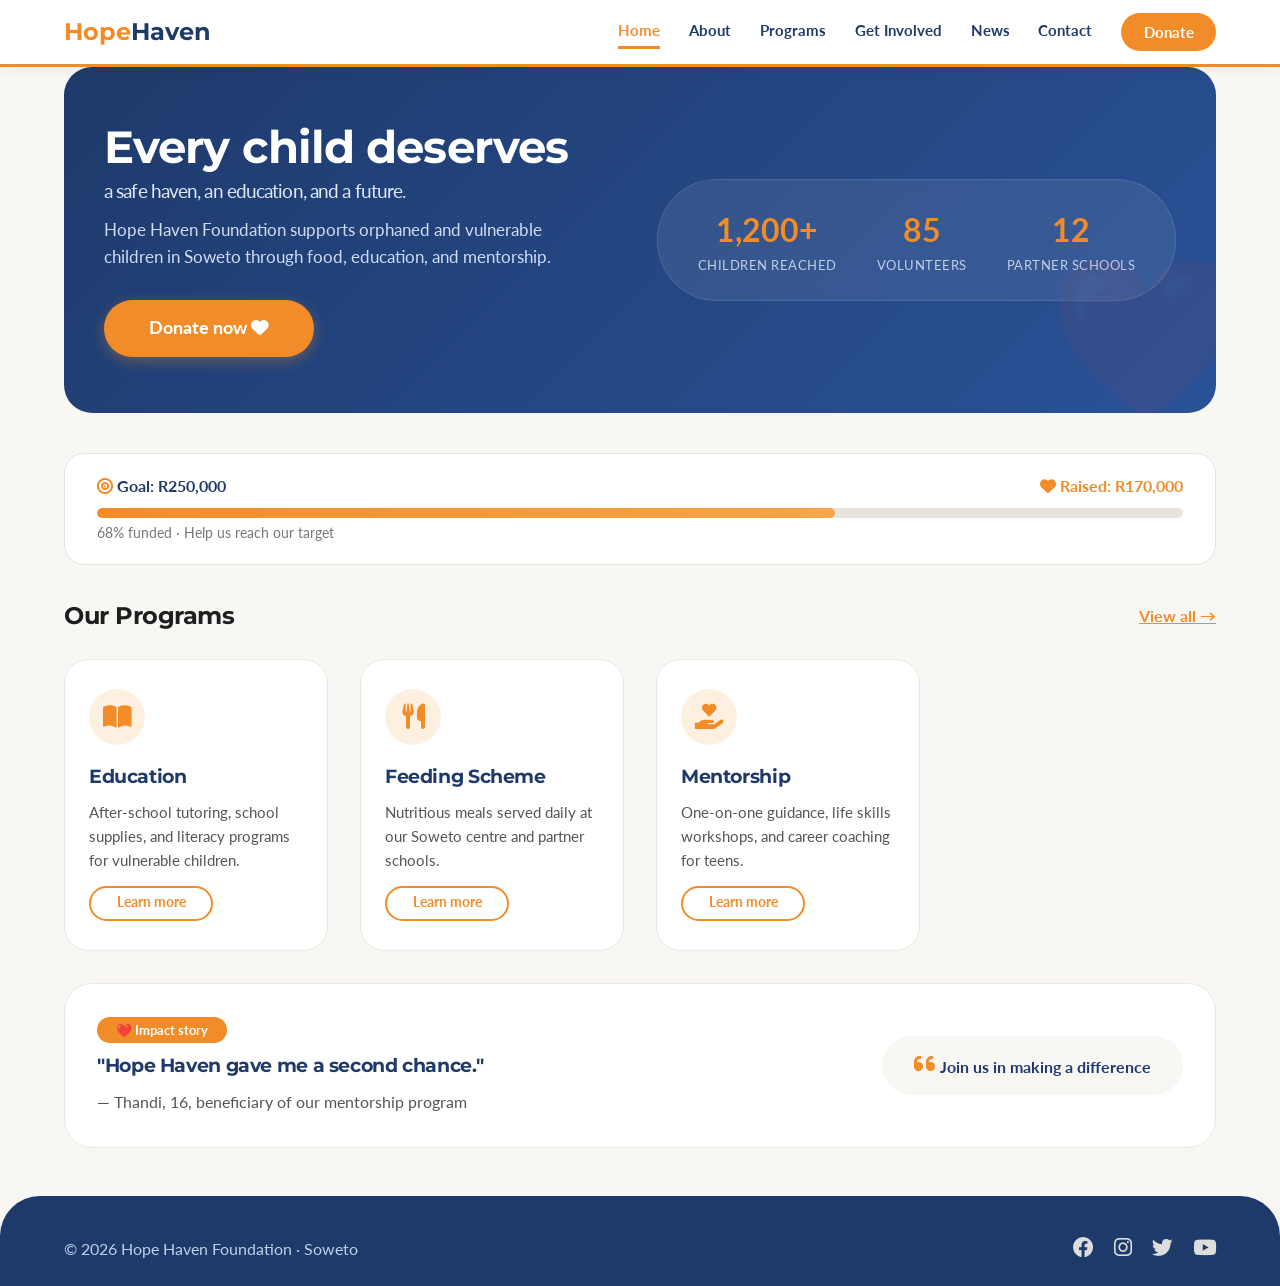
<file: Research/index.html>
<!DOCTYPE html>
<html lang="en">
<head>
    <meta charset="UTF-8">
    <meta name="viewport" content="width=device-width, initial-scale=1.0">
    <title>Hope Haven · Home</title>
    <link rel="preconnect" href="https://fonts.googleapis.com">
    <link rel="preconnect" href="https://fonts.gstatic.com" crossorigin>
    <link href="https://fonts.googleapis.com/css2?family=Montserrat:wght@400;600;700&family=Lato:wght@400;700&display=swap" rel="stylesheet">
    <link rel="stylesheet" href="https://cdnjs.cloudflare.com/ajax/libs/font-awesome/6.0.0-beta3/css/all.min.css">
    
</head>
<body>
<style>
        * { margin:0; padding:0; box-sizing:border-box; }
        body { font-family:'Lato',sans-serif; background:#f9f7f4; color:#1e1e1e; line-height:1.6; }
        h1,h2,h3,h4 { font-family:'Montserrat',sans-serif; font-weight:700; letter-spacing:-0.02em; }
        .container { max-width:1200px; margin:0 auto; padding:0 1.5rem; }
        header { background:#fff; padding:0.8rem 0; position:sticky; top:0; z-index:100; box-shadow:0 2px 12px rgba(0,0,0,0.06); border-bottom:3px solid #f28c28; }
        .nav-wrapper { display:flex; align-items:center; justify-content:space-between; flex-wrap:wrap; }
        .logo a { font-family:'Montserrat',sans-serif; font-weight:700; font-size:1.5rem; color:#1e3a6b; text-decoration:none; }
        .logo a span { color:#f28c28; }
        .nav-links { display:flex; gap:1.8rem; flex-wrap:wrap; align-items:center; }
        .nav-links a { color:#1e3a6b; text-decoration:none; font-weight:700; font-size:0.95rem; transition:color 0.2s; padding:0.2rem 0; border-bottom:3px solid transparent; }
        .nav-links a:hover, .nav-links a.active { color:#f28c28; border-bottom-color:#f28c28; }
        .donate-btn { background:#f28c28; color:#fff !important; padding:0.4rem 1.4rem !important; border-radius:40px; border-bottom:none !important; }
        .donate-btn:hover { background:#d9771e; border-bottom:none !important; }
        .hero { background:linear-gradient(135deg,#1e3a6b 0%,#2a5298 100%); color:#fff; padding:3.5rem 2.5rem; border-radius:28px; margin-bottom:2.5rem; display:flex; flex-wrap:wrap; align-items:center; justify-content:space-between; position:relative; overflow:hidden; }
        .hero::after { content:"❤️"; font-size:10rem; opacity:0.06; position:absolute; right:-2rem; bottom:-3rem; }
        .hero-content h1 { font-size:2.8rem; line-height:1.1; color:#fff; }
        .hero-content h1 small { display:block; font-size:1.2rem; font-weight:400; font-family:'Lato',sans-serif; color:#e0e8f5; margin-top:0.5rem; }
        .hero-content p { max-width:500px; color:#d0ddf5; margin:1rem 0 1.8rem; font-size:1.05rem; }
        .btn-primary { background:#f28c28; border:none; padding:0.9rem 2.8rem; border-radius:60px; font-weight:700; font-size:1.1rem; color:#fff; cursor:pointer; transition:0.2s; text-decoration:none; display:inline-block; box-shadow:0 4px 14px rgba(242,140,40,0.35); }
        .btn-primary:hover { background:#d9771e; transform:scale(1.02); }
        .hero-stats { display:flex; gap:2.5rem; background:rgba(255,255,255,0.08); padding:1.5rem 2.5rem; border-radius:60px; backdrop-filter:blur(4px); border:1px solid rgba(255,255,255,0.1); }
        .hero-stats .stat { text-align:center; }
        .hero-stats .stat .number { font-size:2rem; font-weight:700; color:#f28c28; }
        .hero-stats .stat .label { font-size:0.8rem; color:#c0d0e8; text-transform:uppercase; letter-spacing:0.5px; }
        .donation-progress { background:#fff; border-radius:20px; padding:1.2rem 2rem; margin:1.5rem 0 2rem; border:1px solid #e8e3dc; }
        .flex-row { display:flex; justify-content:space-between; flex-wrap:wrap; align-items:center; }
        .donation-progress .goal { font-weight:700; color:#1e3a6b; }
        .donation-progress .raised { color:#f28c28; font-weight:700; }
        .progress-bar-bg { width:100%; height:10px; background:#e8e3dc; border-radius:20px; margin-top:0.6rem; overflow:hidden; }
        .progress-bar-fill { height:100%; width:68%; background:linear-gradient(90deg,#f28c28,#f5a54a); border-radius:20px; }
        .grid-3 { display:grid; grid-template-columns:repeat(auto-fill,minmax(240px,1fr)); gap:2rem; margin:1.5rem 0 2rem; }
        .card { background:#fff; border-radius:24px; padding:1.8rem 1.5rem; border:1px solid #ece8e1; transition:0.2s; }
        .card:hover { border-color:#f28c28; transform:translateY(-4px); }
        .card .icon { background:#fef0e0; width:56px; height:56px; border-radius:60px; display:flex; align-items:center; justify-content:center; font-size:1.6rem; color:#f28c28; margin-bottom:1rem; }
        .card h3 { font-size:1.2rem; color:#1e3a6b; }
        .card p { color:#555; font-size:0.95rem; margin:0.5rem 0 0.8rem; }
        .btn-outline { background:transparent; border:2px solid #f28c28; color:#f28c28; padding:0.3rem 1.6rem; border-radius:40px; font-weight:700; font-size:0.85rem; cursor:pointer; transition:0.2s; text-decoration:none; display:inline-block; }
        .btn-outline:hover { background:#f28c28; color:#fff; }
        .flex-between { display:flex; justify-content:space-between; flex-wrap:wrap; align-items:center; }
        .badge-orange { background:#f28c28; color:#fff; padding:0.2rem 1.2rem; border-radius:60px; font-weight:700; font-size:0.8rem; display:inline-block; }
        footer { background:#1e3a6b; color:#c0d0e8; padding:2.5rem 0 1.5rem; margin-top:3rem; border-radius:40px 40px 0 0; }
        footer .container { display:flex; flex-wrap:wrap; justify-content:space-between; align-items:center; }
        footer .social i { color:#ddd; margin-left:1rem; font-size:1.3rem; transition:0.2s; }
        footer .social i:hover { color:#f28c28; }
        @media (max-width:700px) { .nav-wrapper { flex-direction:column; gap:0.5rem; } .nav-links { gap:0.6rem; justify-content:center; } .hero { flex-direction:column; text-align:center; padding:2rem 1.2rem; } .hero-stats { flex-wrap:wrap; justify-content:center; gap:1rem; padding:1rem; } .hero-content h1 { font-size:2rem; } }
    </style>

<header>
    <div class="container nav-wrapper">
        <div class="logo"><a href="index.html"><span>Hope</span>Haven</a></div>
        <div class="nav-links">
            <a href="index.html" class="active">Home</a>
            <a href="about.html">About</a>
            <a href="programs.html">Programs</a>
            <a href="get-involved.html">Get Involved</a>
            <a href="news.html">News</a>
            <a href="contact.html">Contact</a>
            <a href="get-involved.html" class="donate-btn">Donate</a>
        </div>
    </div>
</header>

<main class="container">
    <div class="hero">
        <div class="hero-content">
            <h1>Every child deserves <small>a safe haven, an education, and a future.</small></h1>
            <p>Hope Haven Foundation supports orphaned and vulnerable children in Soweto through food, education, and mentorship.</p>
            <a href="get-involved.html" class="btn-primary">Donate now <i class="fas fa-heart"></i></a>
        </div>
        <div class="hero-stats">
            <div class="stat"><div class="number">1,200+</div><div class="label">children reached</div></div>
            <div class="stat"><div class="number">85</div><div class="label">volunteers</div></div>
            <div class="stat"><div class="number">12</div><div class="label">partner schools</div></div>
        </div>
    </div>

    <div class="donation-progress">
        <div class="flex-row">
            <span class="goal"><i class="fas fa-bullseye" style="color:#f28c28;"></i> Goal: R250,000</span>
            <span class="raised"><i class="fas fa-heart" style="color:#f28c28;"></i> Raised: R170,000</span>
        </div>
        <div class="progress-bar-bg"><div class="progress-bar-fill"></div></div>
        <p style="font-size:0.85rem; color:#777; margin-top:0.3rem;">68% funded · Help us reach our target</p>
    </div>

    <div class="flex-between">
        <h2>Our Programs</h2>
        <a href="programs.html" style="color:#f28c28; font-weight:700;">View all →</a>
    </div>
    <div class="grid-3">
        <div class="card">
            <div class="icon"><i class="fas fa-book-open"></i></div>
            <h3>Education</h3>
            <p>After-school tutoring, school supplies, and literacy programs for vulnerable children.</p>
            <a href="programs.html" class="btn-outline">Learn more</a>
        </div>
        <div class="card">
            <div class="icon"><i class="fas fa-utensils"></i></div>
            <h3>Feeding Scheme</h3>
            <p>Nutritious meals served daily at our Soweto centre and partner schools.</p>
            <a href="programs.html" class="btn-outline">Learn more</a>
        </div>
        <div class="card">
            <div class="icon"><i class="fas fa-hand-holding-heart"></i></div>
            <h3>Mentorship</h3>
            <p>One-on-one guidance, life skills workshops, and career coaching for teens.</p>
            <a href="programs.html" class="btn-outline">Learn more</a>
        </div>
    </div>

    <div style="background:#fff; border-radius:28px; padding:2rem; border:1px solid #ece8e1; margin:2rem 0;">
        <div style="display:flex; flex-wrap:wrap; gap:2rem; align-items:center;">
            <div style="flex:1; min-width:200px;">
                <span class="badge-orange">❤️ Impact story</span>
                <h3 style="color:#1e3a6b; margin:0.5rem 0;">"Hope Haven gave me a second chance."</h3>
                <p style="color:#555;">— Thandi, 16, beneficiary of our mentorship program</p>
            </div>
            <div style="background:#f9f7f4; padding:1rem 2rem; border-radius:60px;">
                <i class="fas fa-quote-left" style="color:#f28c28; font-size:1.5rem;"></i>
                <span style="font-weight:700; color:#1e3a6b;">Join us in making a difference</span>
            </div>
        </div>
    </div>
</main>

<footer>
    <div class="container">
        <div>© 2026 Hope Haven Foundation · Soweto</div>
        <div class="social">
            <i class="fab fa-facebook"></i>
            <i class="fab fa-instagram"></i>
            <i class="fab fa-twitter"></i>
            <i class="fab fa-youtube"></i>
        </div>
    </div>
</footer>

</body>
</html>
</file>
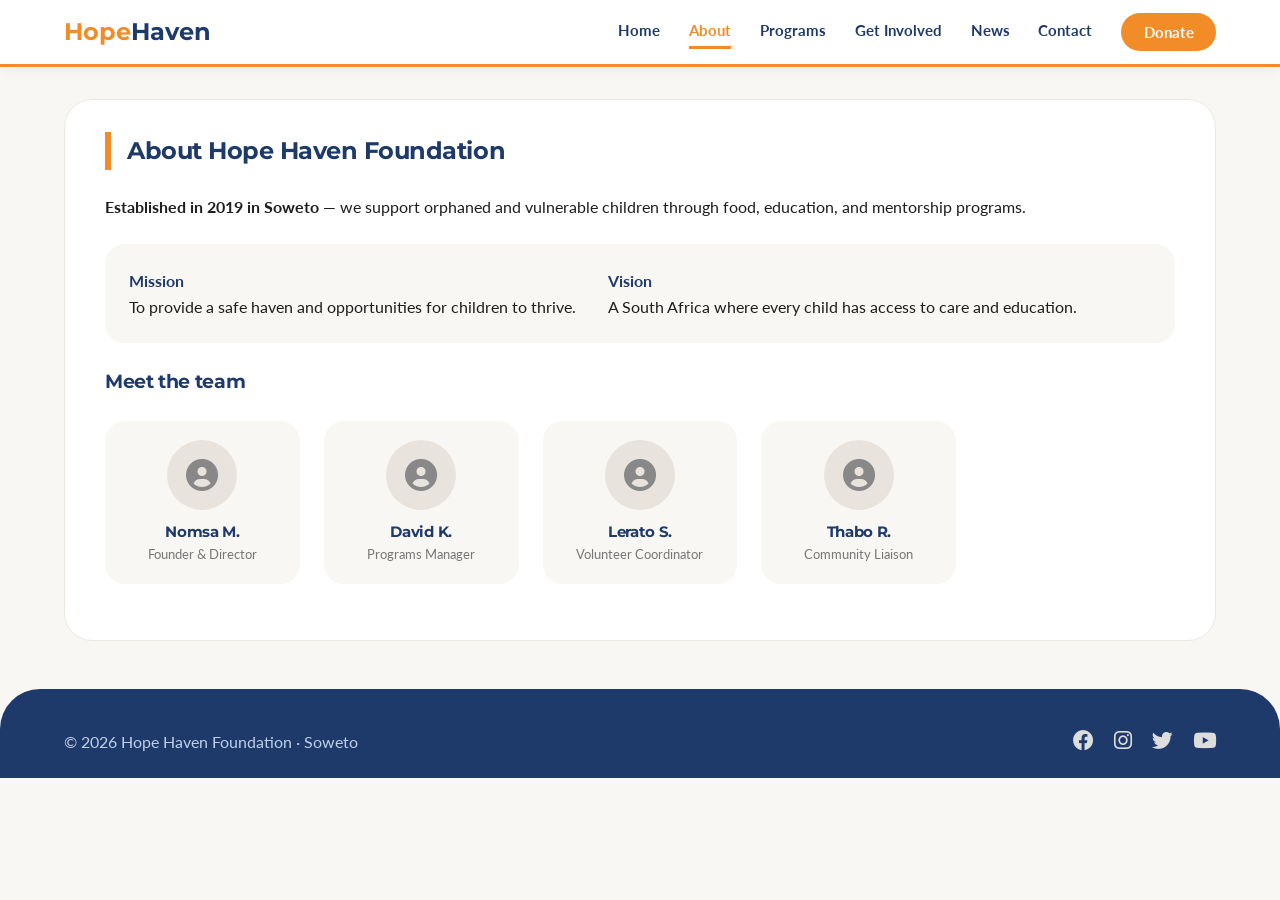
<file: Research/about.html>
<!DOCTYPE html>
<html lang="en">
<head>
    <meta charset="UTF-8">
    <meta name="viewport" content="width=device-width, initial-scale=1.0">
    <title>Hope Haven · About</title>
    <link rel="preconnect" href="https://fonts.googleapis.com">
    <link rel="preconnect" href="https://fonts.gstatic.com" crossorigin>
    <link href="https://fonts.googleapis.com/css2?family=Montserrat:wght@400;600;700&family=Lato:wght@400;700&display=swap" rel="stylesheet">
    <link rel="stylesheet" href="https://cdnjs.cloudflare.com/ajax/libs/font-awesome/6.0.0-beta3/css/all.min.css">
    
</head>
<body>
<style>
        * { margin:0; padding:0; box-sizing:border-box; }
        body { font-family:'Lato',sans-serif; background:#f9f7f4; color:#1e1e1e; line-height:1.6; }
        h1,h2,h3,h4 { font-family:'Montserrat',sans-serif; font-weight:700; letter-spacing:-0.02em; }
        .container { max-width:1200px; margin:0 auto; padding:0 1.5rem; }
        header { background:#fff; padding:0.8rem 0; position:sticky; top:0; z-index:100; box-shadow:0 2px 12px rgba(0,0,0,0.06); border-bottom:3px solid #f28c28; }
        .nav-wrapper { display:flex; align-items:center; justify-content:space-between; flex-wrap:wrap; }
        .logo a { font-family:'Montserrat',sans-serif; font-weight:700; font-size:1.5rem; color:#1e3a6b; text-decoration:none; }
        .logo a span { color:#f28c28; }
        .nav-links { display:flex; gap:1.8rem; flex-wrap:wrap; align-items:center; }
        .nav-links a { color:#1e3a6b; text-decoration:none; font-weight:700; font-size:0.95rem; transition:color 0.2s; padding:0.2rem 0; border-bottom:3px solid transparent; }
        .nav-links a:hover, .nav-links a.active { color:#f28c28; border-bottom-color:#f28c28; }
        .donate-btn { background:#f28c28; color:#fff !important; padding:0.4rem 1.4rem !important; border-radius:40px; border-bottom:none !important; }
        .donate-btn:hover { background:#d9771e; border-bottom:none !important; }
        .about-block { background:#fff; border-radius:28px; padding:2rem 2.5rem; border:1px solid #ece8e1; margin:2rem 0; }
        .about-block h2 { color:#1e3a6b; border-left:6px solid #f28c28; padding-left:1rem; margin-bottom:1.5rem; }
        .team-grid { display:grid; grid-template-columns:repeat(auto-fill,minmax(160px,1fr)); gap:1.5rem; margin:1.5rem 0; }
        .team-member { background:#f9f7f4; border-radius:20px; padding:1.2rem; text-align:center; }
        .team-member .avatar { background:#e8e3dc; width:70px; height:70px; border-radius:60px; margin:0 auto 0.6rem; display:flex; align-items:center; justify-content:center; font-size:2rem; color:#888; }
        .team-member h4 { color:#1e3a6b; font-size:0.95rem; }
        .team-member .role { color:#777; font-size:0.8rem; }
        footer { background:#1e3a6b; color:#c0d0e8; padding:2.5rem 0 1.5rem; margin-top:3rem; border-radius:40px 40px 0 0; }
        footer .container { display:flex; flex-wrap:wrap; justify-content:space-between; align-items:center; }
        footer .social i { color:#ddd; margin-left:1rem; font-size:1.3rem; transition:0.2s; }
        footer .social i:hover { color:#f28c28; }
        @media (max-width:700px) { .nav-wrapper { flex-direction:column; gap:0.5rem; } .nav-links { gap:0.6rem; justify-content:center; } }
    </style>
<header>
    <div class="container nav-wrapper">
        <div class="logo"><a href="index.html"><span>Hope</span>Haven</a></div>
        <div class="nav-links">
            <a href="index.html">Home</a>
            <a href="about.html" class="active">About</a>
            <a href="programs.html">Programs</a>
            <a href="get-involved.html">Get Involved</a>
            <a href="news.html">News</a>
            <a href="contact.html">Contact</a>
            <a href="get-involved.html" class="donate-btn">Donate</a>
        </div>
    </div>
</header>

<main class="container">
    <div class="about-block">
        <h2>About Hope Haven Foundation</h2>
        <p><strong>Established in 2019 in Soweto</strong> — we support orphaned and vulnerable children through food, education, and mentorship programs.</p>
        <div style="display:flex; flex-wrap:wrap; gap:2rem; margin:1.5rem 0; background:#f9f7f4; padding:1.5rem; border-radius:20px;">
            <div><span style="font-weight:700; color:#1e3a6b;">Mission</span><br>To provide a safe haven and opportunities for children to thrive.</div>
            <div><span style="font-weight:700; color:#1e3a6b;">Vision</span><br>A South Africa where every child has access to care and education.</div>
        </div>
        <h3 style="color:#1e3a6b; margin-top:1.5rem;">Meet the team</h3>
        <div class="team-grid">
            <div class="team-member"><div class="avatar"><i class="fas fa-user-circle"></i></div><h4>Nomsa M.</h4><div class="role">Founder & Director</div></div>
            <div class="team-member"><div class="avatar"><i class="fas fa-user-circle"></i></div><h4>David K.</h4><div class="role">Programs Manager</div></div>
            <div class="team-member"><div class="avatar"><i class="fas fa-user-circle"></i></div><h4>Lerato S.</h4><div class="role">Volunteer Coordinator</div></div>
            <div class="team-member"><div class="avatar"><i class="fas fa-user-circle"></i></div><h4>Thabo R.</h4><div class="role">Community Liaison</div></div>
        </div>
    </div>
</main>

<footer>
    <div class="container">
        <div>© 2026 Hope Haven Foundation · Soweto</div>
        <div class="social">
            <i class="fab fa-facebook"></i>
            <i class="fab fa-instagram"></i>
            <i class="fab fa-twitter"></i>
            <i class="fab fa-youtube"></i>
        </div>
    </div>
</footer>

</body>
</html>
</file>
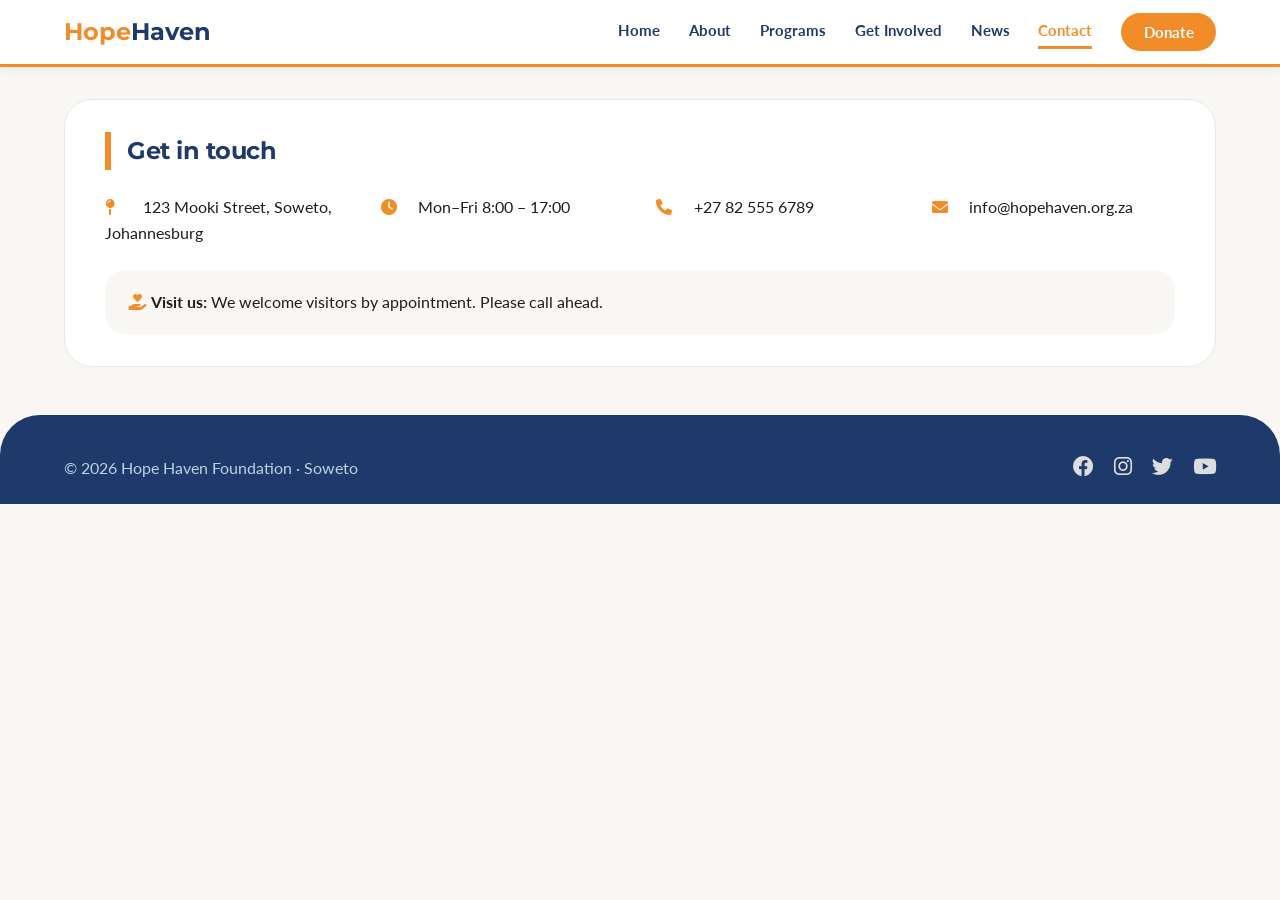
<file: Research/contact.html>
<!DOCTYPE html>
<html lang="en">
<head>
    <meta charset="UTF-8">
    <meta name="viewport" content="width=device-width, initial-scale=1.0">
    <title>Hope Haven · Contact</title>
    <link rel="preconnect" href="https://fonts.googleapis.com">
    <link rel="preconnect" href="https://fonts.gstatic.com" crossorigin>
    <link href="https://fonts.googleapis.com/css2?family=Montserrat:wght@400;600;700&family=Lato:wght@400;700&display=swap" rel="stylesheet">
    <link rel="stylesheet" href="https://cdnjs.cloudflare.com/ajax/libs/font-awesome/6.0.0-beta3/css/all.min.css">
    
</head>
<body>
<style>
        * { margin:0; padding:0; box-sizing:border-box; }
        body { font-family:'Lato',sans-serif; background:#f9f7f4; color:#1e1e1e; line-height:1.6; }
        h1,h2,h3,h4 { font-family:'Montserrat',sans-serif; font-weight:700; letter-spacing:-0.02em; }
        .container { max-width:1200px; margin:0 auto; padding:0 1.5rem; }
        header { background:#fff; padding:0.8rem 0; position:sticky; top:0; z-index:100; box-shadow:0 2px 12px rgba(0,0,0,0.06); border-bottom:3px solid #f28c28; }
        .nav-wrapper { display:flex; align-items:center; justify-content:space-between; flex-wrap:wrap; }
        .logo a { font-family:'Montserrat',sans-serif; font-weight:700; font-size:1.5rem; color:#1e3a6b; text-decoration:none; }
        .logo a span { color:#f28c28; }
        .nav-links { display:flex; gap:1.8rem; flex-wrap:wrap; align-items:center; }
        .nav-links a { color:#1e3a6b; text-decoration:none; font-weight:700; font-size:0.95rem; transition:color 0.2s; padding:0.2rem 0; border-bottom:3px solid transparent; }
        .nav-links a:hover, .nav-links a.active { color:#f28c28; border-bottom-color:#f28c28; }
        .donate-btn { background:#f28c28; color:#fff !important; padding:0.4rem 1.4rem !important; border-radius:40px; border-bottom:none !important; }
        .donate-btn:hover { background:#d9771e; border-bottom:none !important; }
        .contact-block { background:#fff; border-radius:28px; padding:2rem 2.5rem; border:1px solid #ece8e1; margin:2rem 0; }
        .contact-block h2 { color:#1e3a6b; border-left:6px solid #f28c28; padding-left:1rem; margin-bottom:1.5rem; }
        .contact-grid { display:flex; flex-wrap:wrap; gap:2rem; margin-top:1.2rem; }
        .contact-grid > div { flex:1 1 180px; }
        .contact-grid i { color:#f28c28; margin-right:0.5rem; width:1.6rem; }
        footer { background:#1e3a6b; color:#c0d0e8; padding:2.5rem 0 1.5rem; margin-top:3rem; border-radius:40px 40px 0 0; }
        footer .container { display:flex; flex-wrap:wrap; justify-content:space-between; align-items:center; }
        footer .social i { color:#ddd; margin-left:1rem; font-size:1.3rem; transition:0.2s; }
        footer .social i:hover { color:#f28c28; }
        @media (max-width:700px) { .nav-wrapper { flex-direction:column; gap:0.5rem; } .nav-links { gap:0.6rem; justify-content:center; } }
    </style>
<header>
    <div class="container nav-wrapper">
        <div class="logo"><a href="index.html"><span>Hope</span>Haven</a></div>
        <div class="nav-links">
            <a href="index.html">Home</a>
            <a href="about.html">About</a>
            <a href="programs.html">Programs</a>
            <a href="get-involved.html">Get Involved</a>
            <a href="news.html">News</a>
            <a href="contact.html" class="active">Contact</a>
            <a href="get-involved.html" class="donate-btn">Donate</a>
        </div>
    </div>
</header>

<main class="container">
    <div class="contact-block">
        <h2>Get in touch</h2>
        <div class="contact-grid">
            <div><i class="fas fa-map-pin"></i> 123 Mooki Street, Soweto, Johannesburg</div>
            <div><i class="fas fa-clock"></i> Mon–Fri 8:00 – 17:00</div>
            <div><i class="fas fa-phone"></i> +27 82 555 6789</div>
            <div><i class="fas fa-envelope"></i> info@hopehaven.org.za</div>
        </div>
        <div style="background:#f9f7f4; border-radius:20px; padding:1.2rem 1.5rem; margin-top:1.5rem;">
            <p><i class="fas fa-hand-holding-heart" style="color:#f28c28;"></i> <strong>Visit us:</strong> We welcome visitors by appointment. Please call ahead.</p>
        </div>
    </div>
</main>

<footer>
    <div class="container">
        <div>© 2026 Hope Haven Foundation · Soweto</div>
        <div class="social">
            <i class="fab fa-facebook"></i>
            <i class="fab fa-instagram"></i>
            <i class="fab fa-twitter"></i>
            <i class="fab fa-youtube"></i>
        </div>
    </div>
</footer>

</body>
</html>
</file>
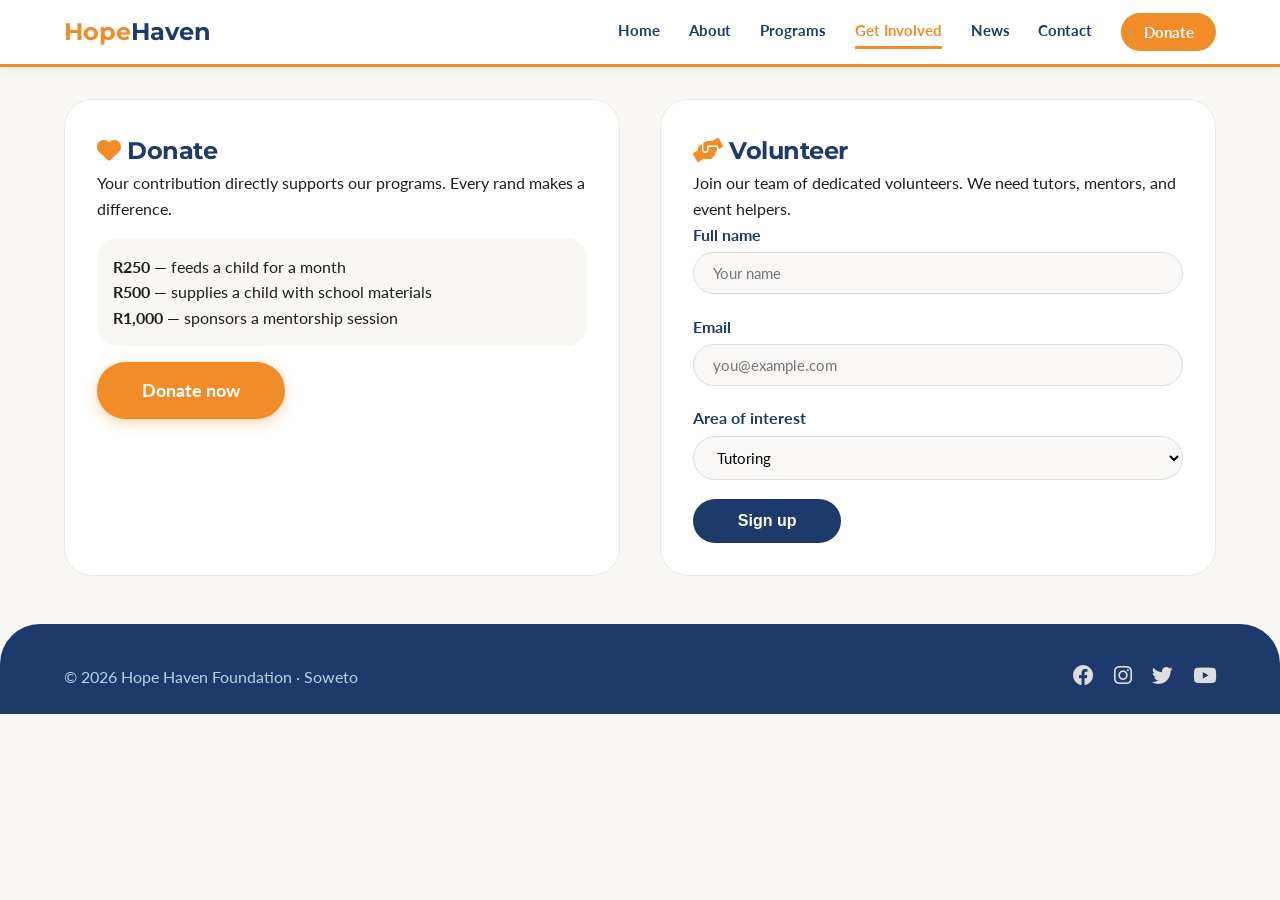
<file: Research/get-involved.html>
<!DOCTYPE html>
<html lang="en">
<head>
    <meta charset="UTF-8">
    <meta name="viewport" content="width=device-width, initial-scale=1.0">
    <title>Hope Haven · Get Involved</title>
    <link rel="preconnect" href="https://fonts.googleapis.com">
    <link rel="preconnect" href="https://fonts.gstatic.com" crossorigin>
    <link href="https://fonts.googleapis.com/css2?family=Montserrat:wght@400;600;700&family=Lato:wght@400;700&display=swap" rel="stylesheet">
    <link rel="stylesheet" href="https://cdnjs.cloudflare.com/ajax/libs/font-awesome/6.0.0-beta3/css/all.min.css">
  
</head>
<body>
<style>
        * { margin:0; padding:0; box-sizing:border-box; }
        body { font-family:'Lato',sans-serif; background:#f9f7f4; color:#1e1e1e; line-height:1.6; }
        h1,h2,h3,h4 { font-family:'Montserrat',sans-serif; font-weight:700; letter-spacing:-0.02em; }
        .container { max-width:1200px; margin:0 auto; padding:0 1.5rem; }
        header { background:#fff; padding:0.8rem 0; position:sticky; top:0; z-index:100; box-shadow:0 2px 12px rgba(0,0,0,0.06); border-bottom:3px solid #f28c28; }
        .nav-wrapper { display:flex; align-items:center; justify-content:space-between; flex-wrap:wrap; }
        .logo a { font-family:'Montserrat',sans-serif; font-weight:700; font-size:1.5rem; color:#1e3a6b; text-decoration:none; }
        .logo a span { color:#f28c28; }
        .nav-links { display:flex; gap:1.8rem; flex-wrap:wrap; align-items:center; }
        .nav-links a { color:#1e3a6b; text-decoration:none; font-weight:700; font-size:0.95rem; transition:color 0.2s; padding:0.2rem 0; border-bottom:3px solid transparent; }
        .nav-links a:hover, .nav-links a.active { color:#f28c28; border-bottom-color:#f28c28; }
        .donate-btn { background:#f28c28; color:#fff !important; padding:0.4rem 1.4rem !important; border-radius:40px; border-bottom:none !important; }
        .donate-btn:hover { background:#d9771e; border-bottom:none !important; }
        .btn-primary { background:#f28c28; border:none; padding:0.9rem 2.8rem; border-radius:60px; font-weight:700; font-size:1.1rem; color:#fff; cursor:pointer; transition:0.2s; text-decoration:none; display:inline-block; box-shadow:0 4px 14px rgba(242,140,40,0.35); }
        .btn-primary:hover { background:#d9771e; transform:scale(1.02); }
        .btn-submit { background:#1e3a6b; color:#fff; border:none; padding:0.8rem 2.8rem; border-radius:60px; font-weight:700; font-size:1rem; cursor:pointer; transition:0.2s; }
        .btn-submit:hover { background:#f28c28; }
        .form-group { margin-bottom:1.2rem; }
        .form-group label { font-weight:700; display:block; margin-bottom:0.3rem; color:#1e3a6b; }
        .form-group input, .form-group textarea, .form-group select { width:100%; padding:0.7rem 1.2rem; border:1px solid #ddd; border-radius:40px; font-family:'Lato',sans-serif; font-size:0.95rem; background:#faf8f6; outline:none; }
        .form-group input:focus, .form-group textarea:focus, .form-group select:focus { border-color:#f28c28; box-shadow:0 0 0 3px rgba(242,140,40,0.12); }
        .form-group textarea { border-radius:20px; min-height:120px; resize:vertical; }
        footer { background:#1e3a6b; color:#c0d0e8; padding:2.5rem 0 1.5rem; margin-top:3rem; border-radius:40px 40px 0 0; }
        footer .container { display:flex; flex-wrap:wrap; justify-content:space-between; align-items:center; }
        footer .social i { color:#ddd; margin-left:1rem; font-size:1.3rem; transition:0.2s; }
        footer .social i:hover { color:#f28c28; }
        @media (max-width:700px) { .nav-wrapper { flex-direction:column; gap:0.5rem; } .nav-links { gap:0.6rem; justify-content:center; } }
        .grid-2 { display:grid; grid-template-columns:1fr 1fr; gap:2.5rem; margin:2rem 0; }
        @media (max-width:800px) { .grid-2 { grid-template-columns:1fr; } }
        .card-box { background:#fff; border-radius:28px; padding:2rem; border:1px solid #ece8e1; }
        .card-box h2 { color:#1e3a6b; }
    </style>
<header>
    <div class="container nav-wrapper">
        <div class="logo"><a href="index.html"><span>Hope</span>Haven</a></div>
        <div class="nav-links">
            <a href="index.html">Home</a>
            <a href="about.html">About</a>
            <a href="programs.html">Programs</a>
            <a href="get-involved.html" class="active">Get Involved</a>
            <a href="news.html">News</a>
            <a href="contact.html">Contact</a>
            <a href="get-involved.html" class="donate-btn">Donate</a>
        </div>
    </div>
</header>

<main class="container">
    <div class="grid-2">
        <div class="card-box">
            <h2><i class="fas fa-heart" style="color:#f28c28;"></i> Donate</h2>
            <p>Your contribution directly supports our programs. Every rand makes a difference.</p>
            <div style="background:#f9f7f4; padding:1rem; border-radius:20px; margin:1rem 0;">
                <p><strong>R250</strong> — feeds a child for a month</p>
                <p><strong>R500</strong> — supplies a child with school materials</p>
                <p><strong>R1,000</strong> — sponsors a mentorship session</p>
            </div>
            <a href="#" class="btn-primary">Donate now</a>
        </div>
        <div class="card-box">
            <h2><i class="fas fa-hands-helping" style="color:#f28c28;"></i> Volunteer</h2>
            <p>Join our team of dedicated volunteers. We need tutors, mentors, and event helpers.</p>
            <form>
                <div class="form-group"><label>Full name</label><input type="text" placeholder="Your name" required></div>
                <div class="form-group"><label>Email</label><input type="email" placeholder="you@example.com" required></div>
                <div class="form-group"><label>Area of interest</label><select><option>Tutoring</option><option>Mentorship</option><option>Events</option><option>Fundraising</option></select></div>
                <button type="submit" class="btn-submit">Sign up</button>
            </form>
        </div>
    </div>
</main>

<footer>
    <div class="container">
        <div>© 2026 Hope Haven Foundation · Soweto</div>
        <div class="social">
            <i class="fab fa-facebook"></i>
            <i class="fab fa-instagram"></i>
            <i class="fab fa-twitter"></i>
            <i class="fab fa-youtube"></i>
        </div>
    </div>
</footer>

</body>
</html>
</file>
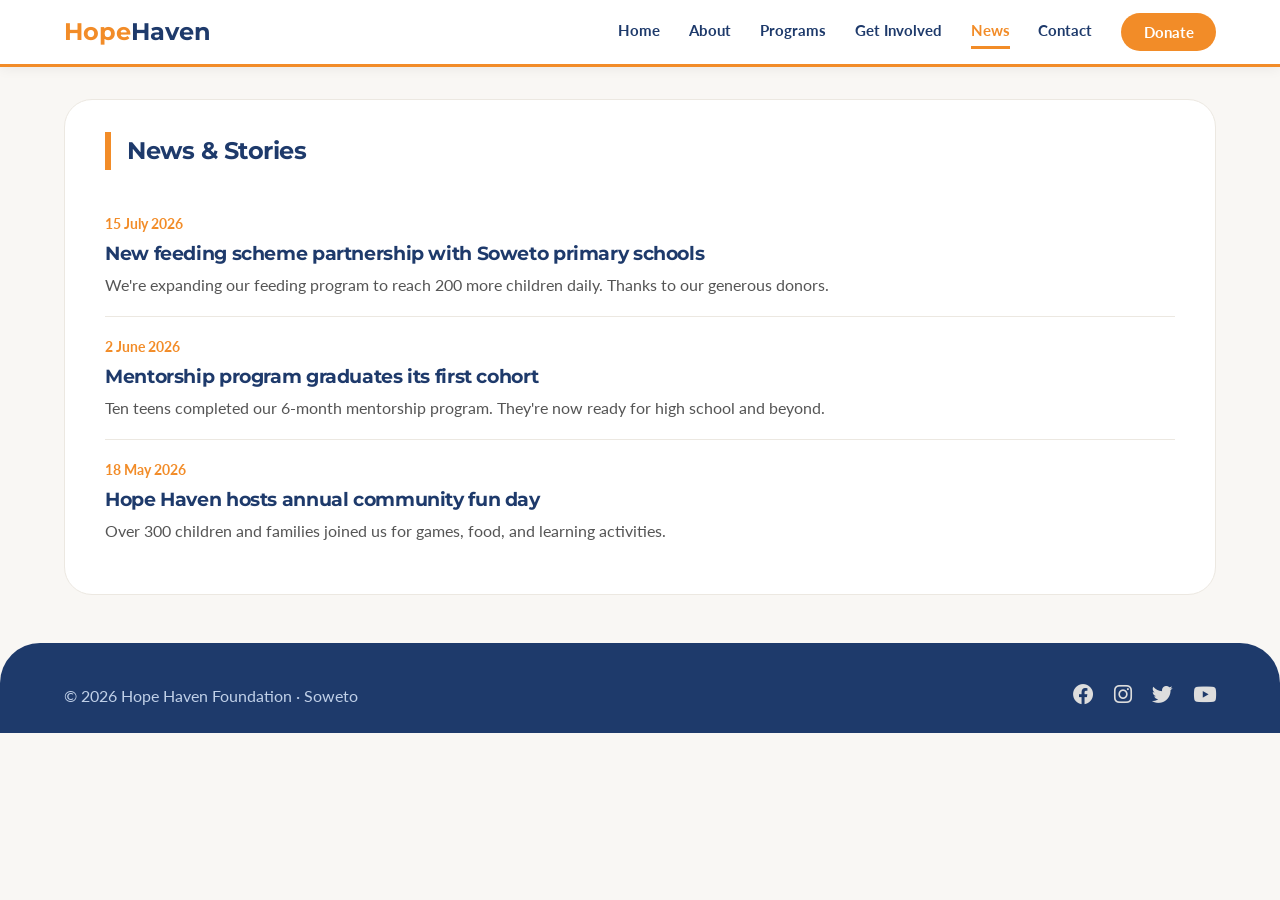
<file: Research/news.html>
<!DOCTYPE html>
<html lang="en">
<head>
    <meta charset="UTF-8">
    <meta name="viewport" content="width=device-width, initial-scale=1.0">
    <title>Hope Haven · News</title>
    <link rel="preconnect" href="https://fonts.googleapis.com">
    <link rel="preconnect" href="https://fonts.gstatic.com" crossorigin>
    <link href="https://fonts.googleapis.com/css2?family=Montserrat:wght@400;600;700&family=Lato:wght@400;700&display=swap" rel="stylesheet">
    <link rel="stylesheet" href="https://cdnjs.cloudflare.com/ajax/libs/font-awesome/6.0.0-beta3/css/all.min.css">
   
</head>
<body>
<style>
        * { margin:0; padding:0; box-sizing:border-box; }
        body { font-family:'Lato',sans-serif; background:#f9f7f4; color:#1e1e1e; line-height:1.6; }
        h1,h2,h3,h4 { font-family:'Montserrat',sans-serif; font-weight:700; letter-spacing:-0.02em; }
        .container { max-width:1200px; margin:0 auto; padding:0 1.5rem; }
        header { background:#fff; padding:0.8rem 0; position:sticky; top:0; z-index:100; box-shadow:0 2px 12px rgba(0,0,0,0.06); border-bottom:3px solid #f28c28; }
        .nav-wrapper { display:flex; align-items:center; justify-content:space-between; flex-wrap:wrap; }
        .logo a { font-family:'Montserrat',sans-serif; font-weight:700; font-size:1.5rem; color:#1e3a6b; text-decoration:none; }
        .logo a span { color:#f28c28; }
        .nav-links { display:flex; gap:1.8rem; flex-wrap:wrap; align-items:center; }
        .nav-links a { color:#1e3a6b; text-decoration:none; font-weight:700; font-size:0.95rem; transition:color 0.2s; padding:0.2rem 0; border-bottom:3px solid transparent; }
        .nav-links a:hover, .nav-links a.active { color:#f28c28; border-bottom-color:#f28c28; }
        .donate-btn { background:#f28c28; color:#fff !important; padding:0.4rem 1.4rem !important; border-radius:40px; border-bottom:none !important; }
        .donate-btn:hover { background:#d9771e; border-bottom:none !important; }
        .blog-block { background:#fff; border-radius:28px; padding:2rem 2.5rem; border:1px solid #ece8e1; margin:2rem 0; }
        .blog-block h2 { color:#1e3a6b; border-left:6px solid #f28c28; padding-left:1rem; margin-bottom:1.5rem; }
        .blog-card { border-bottom:1px solid #ece8e1; padding:1.2rem 0; }
        .blog-card:last-child { border-bottom:none; }
        .blog-card .date { color:#f28c28; font-weight:700; font-size:0.85rem; }
        .blog-card h3 { color:#1e3a6b; margin:0.2rem 0; }
        .blog-card p { color:#555; }
        footer { background:#1e3a6b; color:#c0d0e8; padding:2.5rem 0 1.5rem; margin-top:3rem; border-radius:40px 40px 0 0; }
        footer .container { display:flex; flex-wrap:wrap; justify-content:space-between; align-items:center; }
        footer .social i { color:#ddd; margin-left:1rem; font-size:1.3rem; transition:0.2s; }
        footer .social i:hover { color:#f28c28; }
        @media (max-width:700px) { .nav-wrapper { flex-direction:column; gap:0.5rem; } .nav-links { gap:0.6rem; justify-content:center; } }
    </style>
<header>
    <div class="container nav-wrapper">
        <div class="logo"><a href="index.html"><span>Hope</span>Haven</a></div>
        <div class="nav-links">
            <a href="index.html">Home</a>
            <a href="about.html">About</a>
            <a href="programs.html">Programs</a>
            <a href="get-involved.html">Get Involved</a>
            <a href="news.html" class="active">News</a>
            <a href="contact.html">Contact</a>
            <a href="get-involved.html" class="donate-btn">Donate</a>
        </div>
    </div>
</header>

<main class="container">
    <div class="blog-block">
        <h2>News & Stories</h2>
        <div class="blog-card">
            <div class="date">15 July 2026</div>
            <h3>New feeding scheme partnership with Soweto primary schools</h3>
            <p>We're expanding our feeding program to reach 200 more children daily. Thanks to our generous donors.</p>
        </div>
        <div class="blog-card">
            <div class="date">2 June 2026</div>
            <h3>Mentorship program graduates its first cohort</h3>
            <p>Ten teens completed our 6-month mentorship program. They're now ready for high school and beyond.</p>
        </div>
        <div class="blog-card">
            <div class="date">18 May 2026</div>
            <h3>Hope Haven hosts annual community fun day</h3>
            <p>Over 300 children and families joined us for games, food, and learning activities.</p>
        </div>
    </div>
</main>

<footer>
    <div class="container">
        <div>© 2026 Hope Haven Foundation · Soweto</div>
        <div class="social">
            <i class="fab fa-facebook"></i>
            <i class="fab fa-instagram"></i>
            <i class="fab fa-twitter"></i>
            <i class="fab fa-youtube"></i>
        </div>
    </div>
</footer>

</body>
</html>
</file>
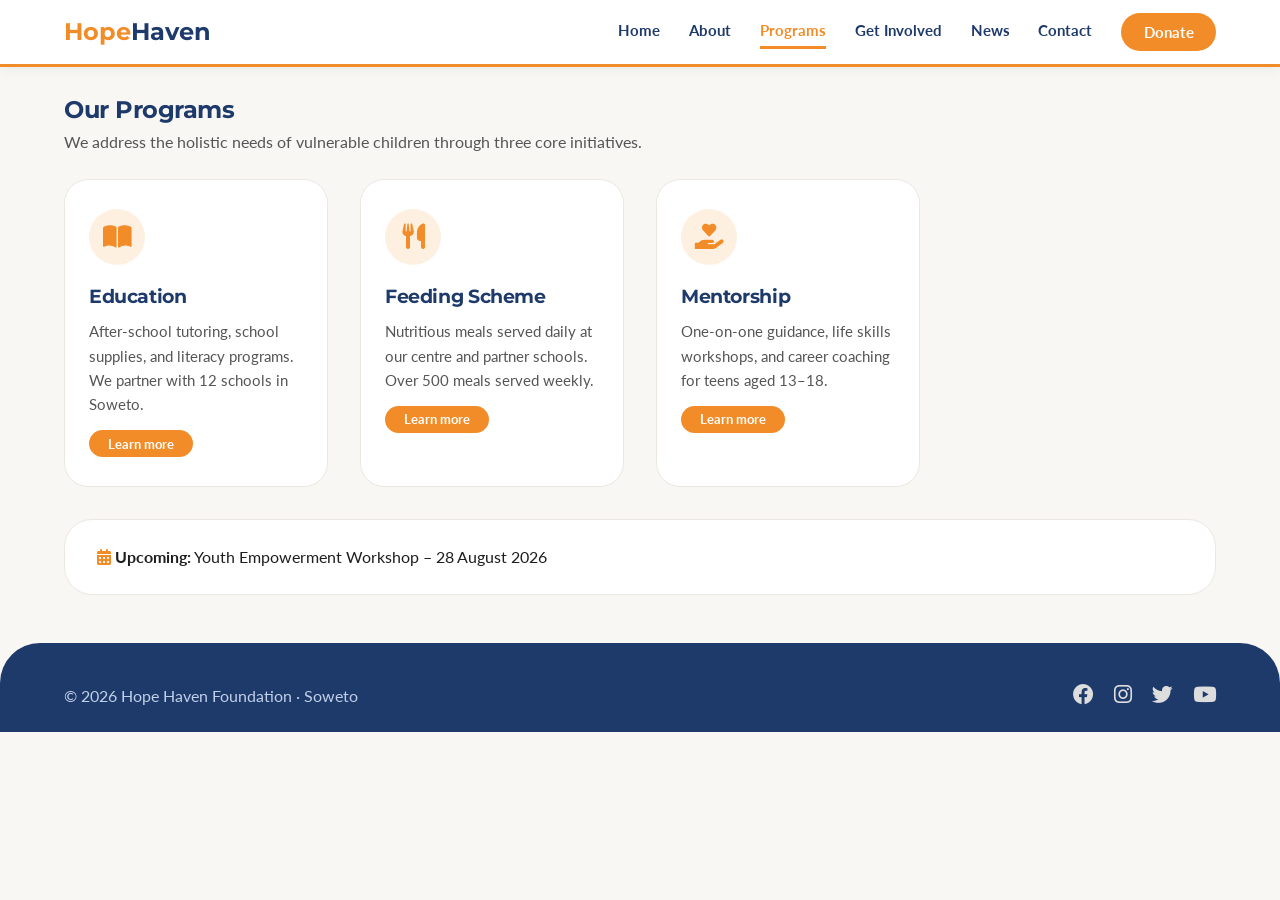
<file: Research/programs.html>
<!DOCTYPE html>
<html lang="en">
<head>
    <meta charset="UTF-8">
    <meta name="viewport" content="width=device-width, initial-scale=1.0">
    <title>Hope Haven · Programs</title>
    <link rel="preconnect" href="https://fonts.googleapis.com">
    <link rel="preconnect" href="https://fonts.gstatic.com" crossorigin>
    <link href="https://fonts.googleapis.com/css2?family=Montserrat:wght@400;600;700&family=Lato:wght@400;700&display=swap" rel="stylesheet">
    <link rel="stylesheet" href="https://cdnjs.cloudflare.com/ajax/libs/font-awesome/6.0.0-beta3/css/all.min.css">
   
</head>
<body>
<style>
        * { margin:0; padding:0; box-sizing:border-box; }
        body { font-family:'Lato',sans-serif; background:#f9f7f4; color:#1e1e1e; line-height:1.6; }
        h1,h2,h3,h4 { font-family:'Montserrat',sans-serif; font-weight:700; letter-spacing:-0.02em; }
        .container { max-width:1200px; margin:0 auto; padding:0 1.5rem; }
        header { background:#fff; padding:0.8rem 0; position:sticky; top:0; z-index:100; box-shadow:0 2px 12px rgba(0,0,0,0.06); border-bottom:3px solid #f28c28; }
        .nav-wrapper { display:flex; align-items:center; justify-content:space-between; flex-wrap:wrap; }
        .logo a { font-family:'Montserrat',sans-serif; font-weight:700; font-size:1.5rem; color:#1e3a6b; text-decoration:none; }
        .logo a span { color:#f28c28; }
        .nav-links { display:flex; gap:1.8rem; flex-wrap:wrap; align-items:center; }
        .nav-links a { color:#1e3a6b; text-decoration:none; font-weight:700; font-size:0.95rem; transition:color 0.2s; padding:0.2rem 0; border-bottom:3px solid transparent; }
        .nav-links a:hover, .nav-links a.active { color:#f28c28; border-bottom-color:#f28c28; }
        .donate-btn { background:#f28c28; color:#fff !important; padding:0.4rem 1.4rem !important; border-radius:40px; border-bottom:none !important; }
        .donate-btn:hover { background:#d9771e; border-bottom:none !important; }
        .card { background:#fff; border-radius:24px; padding:1.8rem 1.5rem; border:1px solid #ece8e1; transition:0.2s; }
        .card:hover { border-color:#f28c28; transform:translateY(-4px); }
        .card .icon { background:#fef0e0; width:56px; height:56px; border-radius:60px; display:flex; align-items:center; justify-content:center; font-size:1.6rem; color:#f28c28; margin-bottom:1rem; }
        .card h3 { font-size:1.2rem; color:#1e3a6b; }
        .card p { color:#555; font-size:0.95rem; margin:0.5rem 0 0.8rem; }
        .badge-orange { background:#f28c28; color:#fff; padding:0.2rem 1.2rem; border-radius:60px; font-weight:700; font-size:0.8rem; display:inline-block; }
        .grid-3 { display:grid; grid-template-columns:repeat(auto-fill,minmax(240px,1fr)); gap:2rem; margin:1.5rem 0 2rem; }
        footer { background:#1e3a6b; color:#c0d0e8; padding:2.5rem 0 1.5rem; margin-top:3rem; border-radius:40px 40px 0 0; }
        footer .container { display:flex; flex-wrap:wrap; justify-content:space-between; align-items:center; }
        footer .social i { color:#ddd; margin-left:1rem; font-size:1.3rem; transition:0.2s; }
        footer .social i:hover { color:#f28c28; }
        @media (max-width:700px) { .nav-wrapper { flex-direction:column; gap:0.5rem; } .nav-links { gap:0.6rem; justify-content:center; } }
    </style>
<header>
    <div class="container nav-wrapper">
        <div class="logo"><a href="index.html"><span>Hope</span>Haven</a></div>
        <div class="nav-links">
            <a href="index.html">Home</a>
            <a href="about.html">About</a>
            <a href="programs.html" class="active">Programs</a>
            <a href="get-involved.html">Get Involved</a>
            <a href="news.html">News</a>
            <a href="contact.html">Contact</a>
            <a href="get-involved.html" class="donate-btn">Donate</a>
        </div>
    </div>
</header>

<main class="container">
    <h2 style="color:#1e3a6b; margin-top:1.5rem;">Our Programs</h2>
    <p style="color:#555; margin-bottom:1.5rem;">We address the holistic needs of vulnerable children through three core initiatives.</p>
    <div class="grid-3">
        <div class="card"><div class="icon"><i class="fas fa-book-open"></i></div><h3>Education</h3><p>After-school tutoring, school supplies, and literacy programs. We partner with 12 schools in Soweto.</p><span class="badge-orange">Learn more</span></div>
        <div class="card"><div class="icon"><i class="fas fa-utensils"></i></div><h3>Feeding Scheme</h3><p>Nutritious meals served daily at our centre and partner schools. Over 500 meals served weekly.</p><span class="badge-orange">Learn more</span></div>
        <div class="card"><div class="icon"><i class="fas fa-hand-holding-heart"></i></div><h3>Mentorship</h3><p>One-on-one guidance, life skills workshops, and career coaching for teens aged 13–18.</p><span class="badge-orange">Learn more</span></div>
    </div>
    <div style="background:#fff; border-radius:28px; padding:1.5rem 2rem; border:1px solid #ece8e1; margin-top:1.5rem;">
        <p><i class="fas fa-calendar-alt" style="color:#f28c28;"></i> <strong>Upcoming:</strong> Youth Empowerment Workshop – 28 August 2026</p>
    </div>
</main>

<footer>
    <div class="container">
        <div>© 2026 Hope Haven Foundation · Soweto</div>
        <div class="social">
            <i class="fab fa-facebook"></i>
            <i class="fab fa-instagram"></i>
            <i class="fab fa-twitter"></i>
            <i class="fab fa-youtube"></i>
        </div>
    </div>
</footer>

</body>
</html>
</file>
